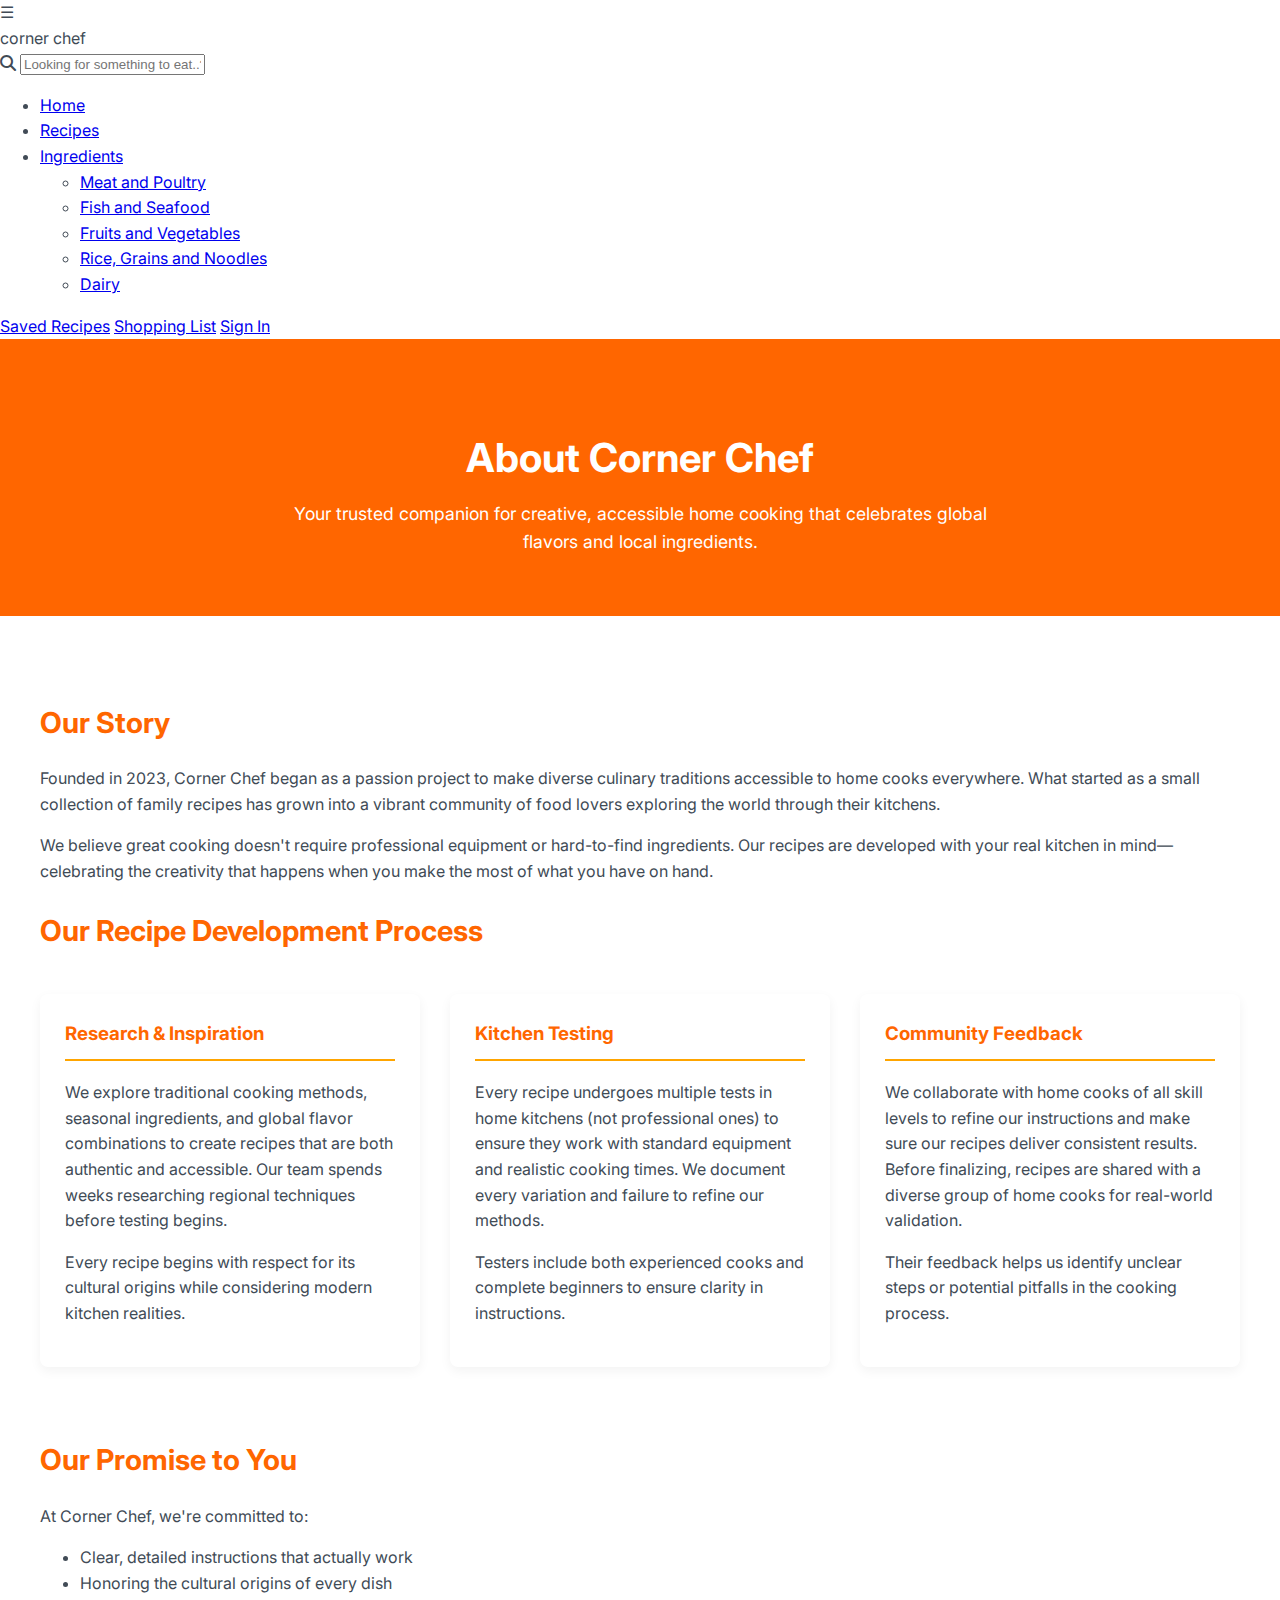
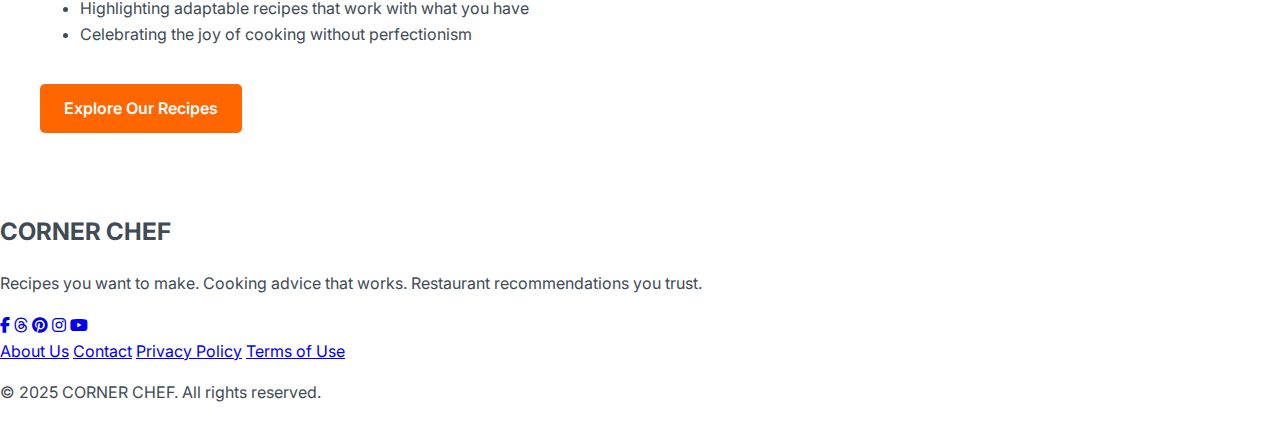
<file: about-us.html>
<!DOCTYPE html>
<html lang="en">
<head>
    <meta charset="UTF-8">
    <meta name="viewport" content="width=device-width, initial-scale=1.0">
    <title>About Corner Chef | Discover Culinary Creativity</title>
    <link href="https://fonts.googleapis.com/css2?family=Inter:wght@300;400;500;600;700;800;900&display=swap" rel="stylesheet">
    <link href="https://cdnjs.cloudflare.com/ajax/libs/font-awesome/6.5.1/css/all.min.css" rel="stylesheet">
    <style>
        :root {
            --clr-orange: #FF6600;
            --clr-orange-light: #FFA500;
            --clr-orange-dark: #cc4b2c;
            --clr-white: #ffffff;
            --clr-gray-light: #f5f5f5;
            --clr-gray-med: #616b74;
            --clr-gray-dark: #414b56;
            --clr-black: #111111;
        }

        body {
            font-family: 'Inter', sans-serif;
            background-color: var(--clr-white);
            color: var(--clr-gray-dark);
            margin: 0;
            line-height: 1.6;
        }

        .container {
            max-width: 1200px;
            margin: 0 auto;
            padding: 0 20px;
        }

        .header {
            background-color: var(--clr-orange);
            color: var(--clr-white);
            padding: 60px 0;
            text-align: center;
        }

        .header h1 {
            font-size: 2.5rem;
            margin-bottom: 10px;
        }

        .header p {
            font-size: 1.1rem;
            max-width: 700px;
            margin: 0 auto;
        }

        .about-section {
            padding: 60px 0;
        }

        .about-section h2 {
            color: var(--clr-orange);
            font-size: 1.8rem;
            margin-bottom: 20px;
        }

        /* Newspaper-style columns */
        .process-columns {
            column-count: 3;
            column-gap: 30px;
            margin: 40px 0;
        }

        .process-card {
            break-inside: avoid;
            background: var(--clr-white);
            padding: 25px;
            border-radius: 8px;
            box-shadow: 0 4px 12px rgba(0,0,0,0.05);
            margin-bottom: 30px;
        }

        .process-card h3 {
            color: var(--clr-orange);
            margin-top: 0;
            border-bottom: 2px solid var(--clr-orange-light);
            padding-bottom: 10px;
        }

        .btn {
            display: inline-block;
            padding: 12px 24px;
            background-color: var(--clr-orange);
            color: var(--clr-white);
            border-radius: 5px;
            text-decoration: none;
            font-weight: 600;
            transition: background-color 0.3s;
            margin-top: 20px;
        }

        .btn:hover {
            background-color: var(--clr-orange-dark);
        }

        @media (max-width: 768px) {
            .process-columns {
                column-count: 1;
            }
        }
    </style>
</head>
<body>
    <div id="header"></div>
    
    <div class="header">
        <div class="container">
            <h1>About Corner Chef</h1>
            <p>Your trusted companion for creative, accessible home cooking that celebrates global flavors and local ingredients.</p>
        </div>
    </div>

    <div class="container about-section">
        <h2>Our Story</h2>
        <p>Founded in 2023, Corner Chef began as a passion project to make diverse culinary traditions accessible to home cooks everywhere. What started as a small collection of family recipes has grown into a vibrant community of food lovers exploring the world through their kitchens.</p>
        
        <p>We believe great cooking doesn't require professional equipment or hard-to-find ingredients. Our recipes are developed with your real kitchen in mind—celebrating the creativity that happens when you make the most of what you have on hand.</p>
        
        <h2>Our Recipe Development Process</h2>
        <div class="process-columns">
            <div class="process-card">
                <h3>Research & Inspiration</h3>
                <p>We explore traditional cooking methods, seasonal ingredients, and global flavor combinations to create recipes that are both authentic and accessible. Our team spends weeks researching regional techniques before testing begins.</p>
                <p>Every recipe begins with respect for its cultural origins while considering modern kitchen realities.</p>
            </div>
            
            <div class="process-card">
                <h3>Kitchen Testing</h3>
                <p>Every recipe undergoes multiple tests in home kitchens (not professional ones) to ensure they work with standard equipment and realistic cooking times. We document every variation and failure to refine our methods.</p>
                <p>Testers include both experienced cooks and complete beginners to ensure clarity in instructions.</p>
            </div>
            
            <div class="process-card">
                <h3>Community Feedback</h3>
                <p>We collaborate with home cooks of all skill levels to refine our instructions and make sure our recipes deliver consistent results. Before finalizing, recipes are shared with a diverse group of home cooks for real-world validation.</p>
                <p>Their feedback helps us identify unclear steps or potential pitfalls in the cooking process.</p>
            </div>
        </div>
        
        <h2>Our Promise to You</h2>
        <p>At Corner Chef, we're committed to:</p>
        <ul>
            <li>Clear, detailed instructions that actually work</li>
            <li>Honoring the cultural origins of every dish</li>
            <li>Highlighting adaptable recipes that work with what you have</li>
            <li>Celebrating the joy of cooking without perfectionism</li>
        </ul>
        
        <a href="recipes.html" class="btn">Explore Our Recipes</a>
    </div>

    <div id="footer"></div>

    <script>
        // Load header and footer
        document.addEventListener('DOMContentLoaded', function() {
            fetch('header.html')
                .then(response => response.text())
                .then(data => {
                    document.getElementById('header').innerHTML = data;
                });
            
            fetch('footer.html')
                .then(response => response.text())
                .then(data => {
                    document.getElementById('footer').innerHTML = data;
                });
        });
    </script>
</body>
</html>
</file>
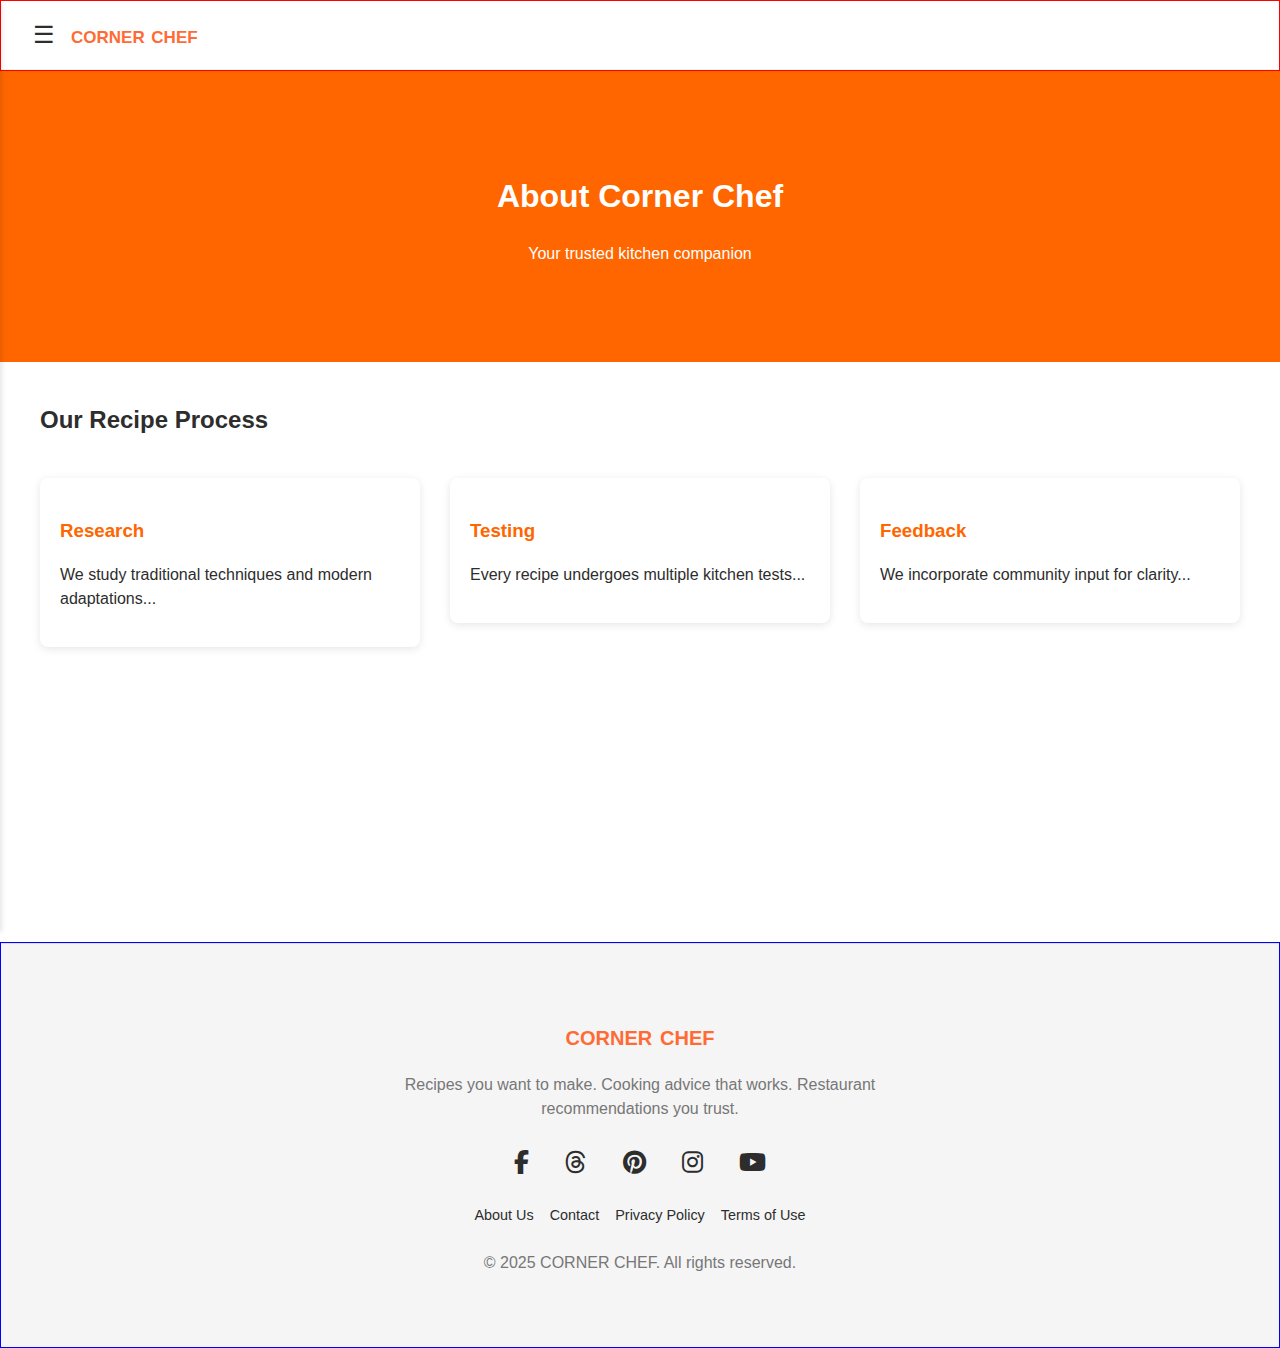
<file: about.html>
<!DOCTYPE html>
<html lang="en">
<head>
    <meta charset="UTF-8">
    <meta name="viewport" content="width=device-width, initial-scale=1.0">
    <title>About Corner Chef</title>
    <link href="https://fonts.googleapis.com/css2?family=Inter:wght@300;400;500;600;700;800;900&display=swap" rel="stylesheet">
    <link href="https://cdnjs.cloudflare.com/ajax/libs/font-awesome/6.5.1/css/all.min.css" rel="stylesheet">
    <link href="css/style.css" rel="stylesheet">
    <style>
        :root {
            --clr-orange: #FF6600;
            --clr-orange-light: #FFA500;
            --clr-orange-dark: #cc4b2c;
            --clr-white: #ffffff;
            --clr-gray-light: #f5f5f5;
            --clr-gray-med: #616b74;
            --clr-gray-dark: #414b56;
            --clr-black: #111111;
        }

        /* Debug borders - can remove after confirmation */
        #header { border: 1px solid red; min-height: 50px; }
        #footer { border: 1px solid blue; min-height: 50px; }

        .about-header {
            background-color: var(--clr-orange);
            color: var(--clr-white);
            padding: 80px 20px;
            text-align: center;
        }

        .process-columns {
            column-count: 3;
            column-gap: 30px;
            margin: 40px 0;
        }

        @media (max-width: 768px) {
            .process-columns {
                column-count: 1;
            }
        }
    </style>
</head>
<body>
    <!-- Header placeholder - will be replaced by main.js -->
    <div id="header"></div>

    <div class="about-header">
        <h1>About Corner Chef</h1>
        <p>Your trusted kitchen companion</p>
    </div>

    <main class="container" style="max-width:1200px; margin:0 auto; padding:20px;">
        <section>
            <h2>Our Recipe Process</h2>
            <div class="process-columns">
                <article style="break-inside:avoid; margin-bottom:30px; padding:20px; background:var(--clr-white); border-radius:8px; box-shadow:0 2px 8px rgba(0,0,0,0.1);">
                    <h3 style="color:var(--clr-orange);">Research</h3>
                    <p>We study traditional techniques and modern adaptations...</p>
                </article>
                <article style="break-inside:avoid; margin-bottom:30px; padding:20px; background:var(--clr-white); border-radius:8px; box-shadow:0 2px 8px rgba(0,0,0,0.1);">
                    <h3 style="color:var(--clr-orange);">Testing</h3>
                    <p>Every recipe undergoes multiple kitchen tests...</p>
                </article>
                <article style="break-inside:avoid; margin-bottom:30px; padding:20px; background:var(--clr-white); border-radius:8px; box-shadow:0 2px 8px rgba(0,0,0,0.1);">
                    <h3 style="color:var(--clr-orange);">Feedback</h3>
                    <p>We incorporate community input for clarity...</p>
                </article>
            </div>
        </section>
    </main>

    <!-- Footer placeholder - will be replaced by main.js -->
    <div id="footer"></div>

    <!-- DEBUG: Add this script temporarily -->
    <script>
        console.log("Debug: About page loaded");
        console.log("Current directory:", window.location.pathname);
    </script>

    <!-- MAIN JS LOADING - THREE OPTIONS -->

    <!-- Option 1: Standard (works if files are in root) -->
    <script src="js/main.js"></script>

    <!-- Option 2: Absolute path (if root-relative fails) -->
    <!-- <script src="/js/main.js"></script> -->

    <!-- Option 3: Fallback with error handling -->
    <script>
        function loadScript(src) {
            return new Promise((resolve, reject) => {
                const script = document.createElement('script');
                script.src = src;
                script.onload = resolve;
                script.onerror = () => reject(new Error(`Failed to load ${src}`));
                document.body.appendChild(script);
            });
        }

        loadScript('js/main.js')
            .catch(err => {
                console.error(err);
                // Fallback to absolute path
                return loadScript('/js/main.js')
                    .catch(() => {
                        console.error("Both relative and absolute paths failed");
                        document.getElementById('header').innerHTML = '<nav style="padding:20px;background:var(--clr-orange);color:white;">Header failed to load</nav>';
                        document.getElementById('footer').innerHTML = '<footer style="padding:20px;background:var(--clr-gray-dark);color:white;">Footer failed to load</footer>';
                    });
            });
    </script>
</body>
</html>
</file>
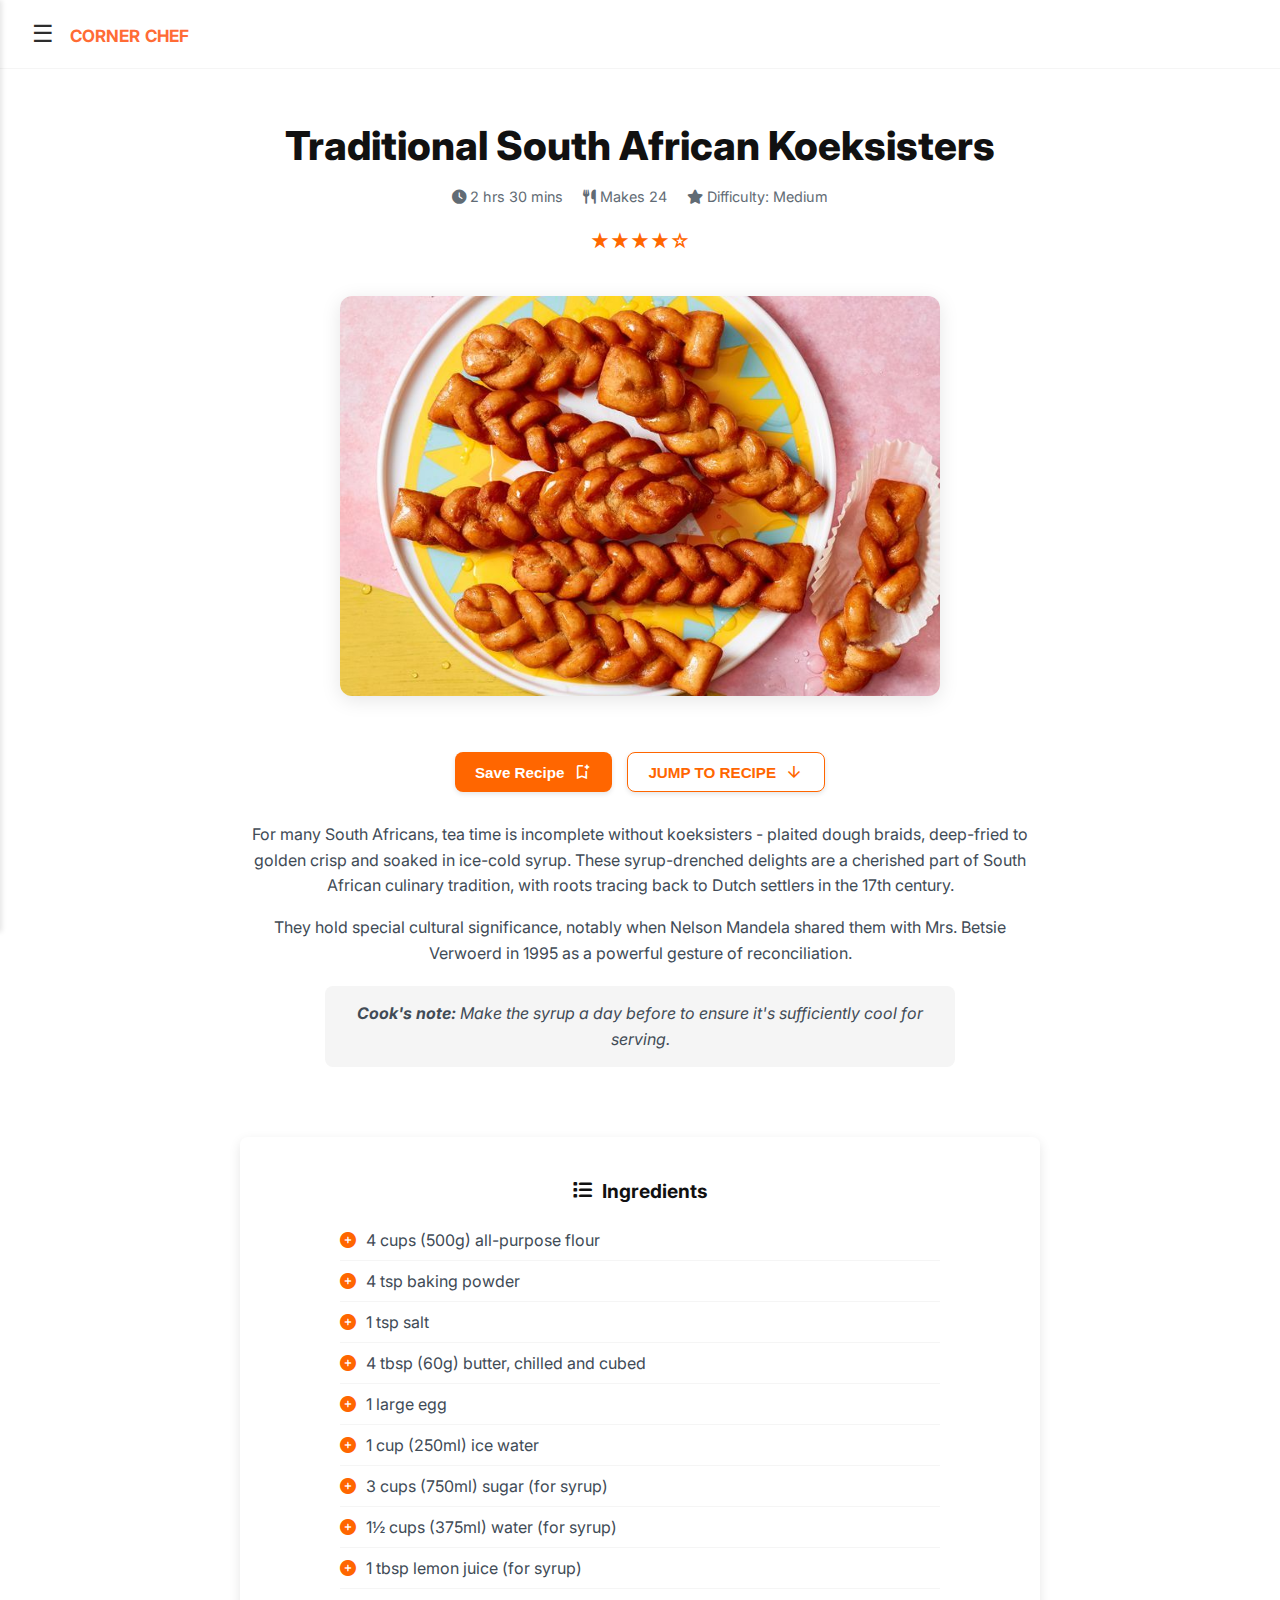
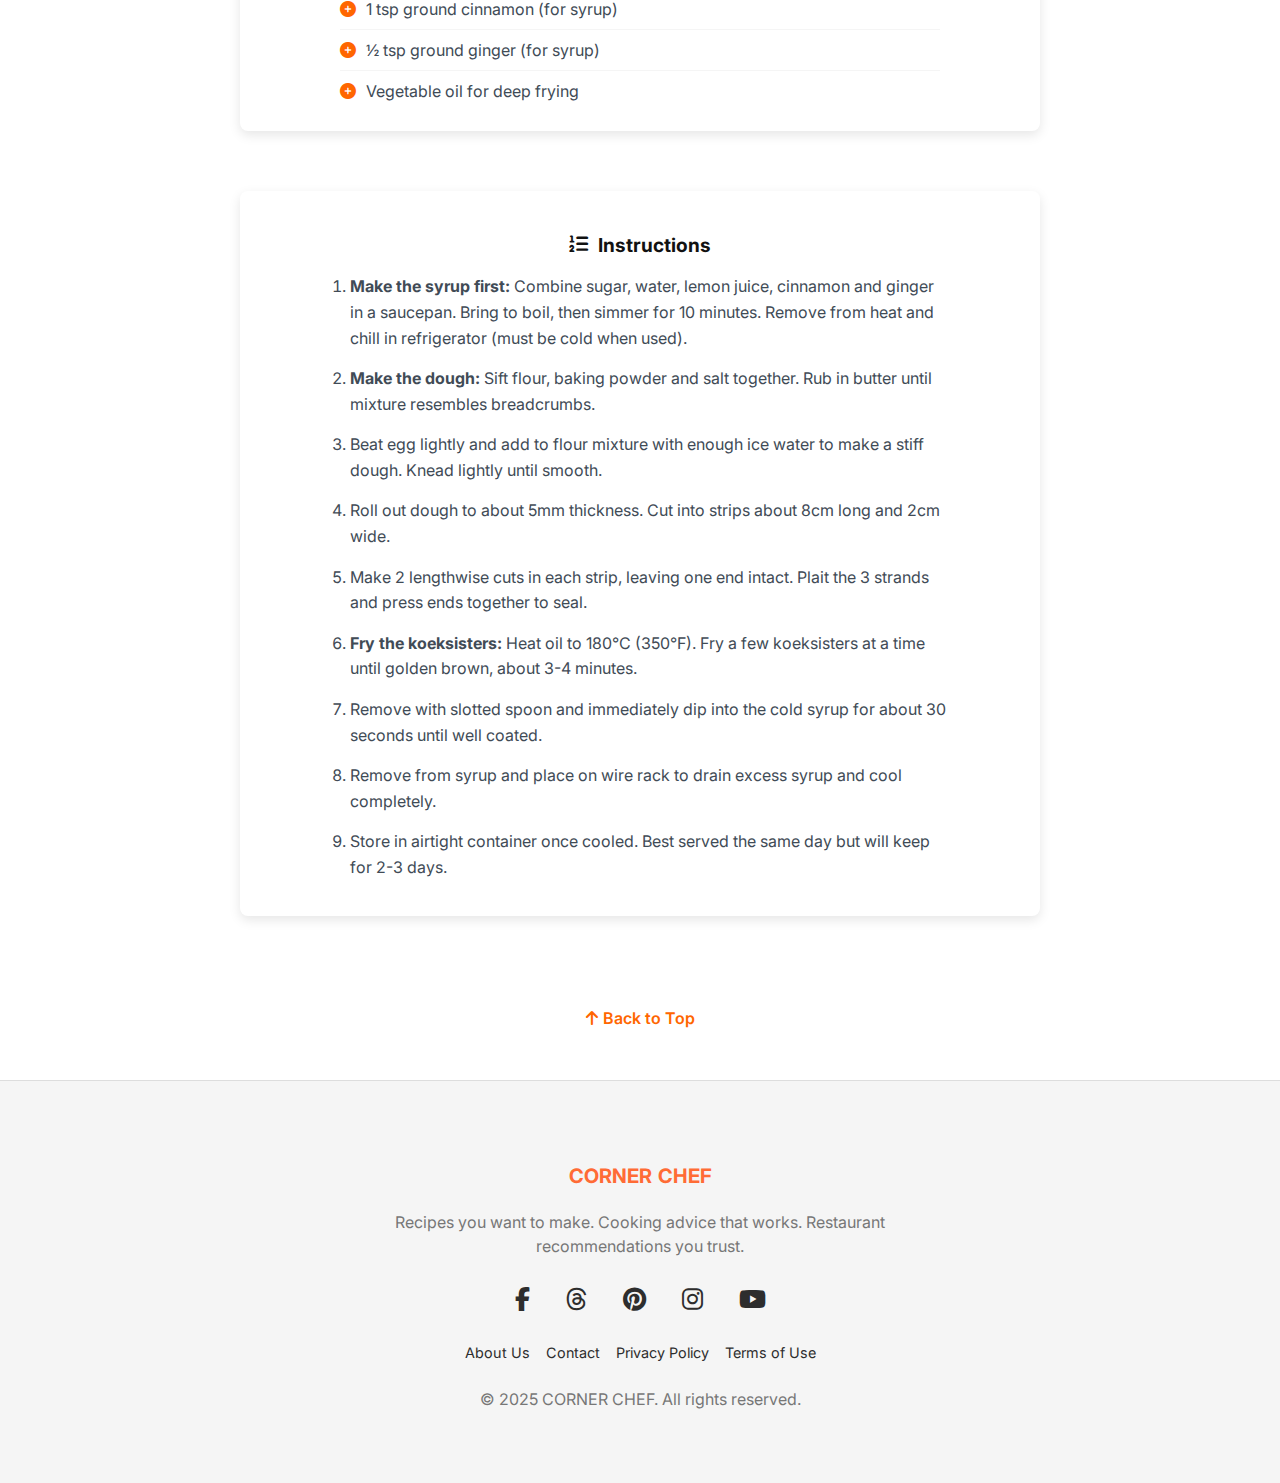
<file: koeksisters.html>
<!DOCTYPE html>
<html lang="en">
<head>
    <meta charset="UTF-8">
    <meta name="viewport" content="width=device-width, initial-scale=1.0">
    <title>Koeksisters Recipe | corner chef</title>
    <link href="https://fonts.googleapis.com/css2?family=Inter:wght@300;400;500;600;700;800;900&display=swap" rel="stylesheet">
    <link href="https://fonts.googleapis.com/css2?family=Material+Symbols+Outlined:opsz,wght,FILL,GRAD@24,400,0,0" rel="stylesheet" />
    <link href="https://cdnjs.cloudflare.com/ajax/libs/font-awesome/6.5.1/css/all.min.css" rel="stylesheet">
    <link href="css/style.css" rel="stylesheet">
    <style>
        :root {
            --clr-orange: #FF6600;
            --clr-orange-light: #FFA500;
            --clr-orange-dark: #cc4b2c;
            --clr-white: #ffffff;
            --clr-gray-light: #f5f5f5;
            --clr-gray-med: #616b74;
            --clr-gray-dark: #414b56;
            --clr-black: #111111;
        }

        /* Base Styles */
        body {
            font-family: 'Inter', sans-serif;
            background-color: var(--clr-white);
            color: var(--clr-gray-dark);
            margin: 0;
            line-height: 1.5;
        }

        .recipe-container {
            max-width: 1200px;
            margin: 0 auto;
            padding: 20px;
        }
        
        /* Header Section */
        .recipe-header {
            text-align: center;
            margin-bottom: 40px;
        }
        
        .recipe-title {
            font-size: 2.5rem;
            font-weight: 800;
            color: var(--clr-black);
            margin-bottom: 10px;
        }
        
        .recipe-meta {
            display: flex;
            justify-content: center;
            gap: 20px;
            margin-bottom: 20px;
            color: var(--clr-gray-med);
            font-size: 0.9rem;
        }
        
        .rating {
            color: var(--clr-orange);
            font-size: 1.2rem;
            margin: 10px 0;
            text-align: center;
        }

        /* Hero Section - Updated Layout */
        .recipe-hero {
            display: flex;
            flex-direction: column;
            gap: 30px;
            margin-bottom: 40px;
        }
        
        .recipe-image {
            width: 100%;
            max-width: 600px;
            margin: 0 auto;
        }
        
        .recipe-image img {
            width: 100%;
            border-radius: 12px;
            box-shadow: 0 4px 20px rgba(0, 0, 0, 0.1);
        }
        
        .recipe-content-wrapper {
            width: 100%;
            max-width: 800px;
            margin: 0 auto;
        }

        /* Action Buttons */
        .recipe-actions {
            display: flex;
            gap: 15px;
            margin: 20px 0 30px;
            justify-content: center;
            flex-wrap: wrap;
        }
        
        .action-btn {
            padding: 10px 20px;
            border-radius: 8px;
            font-weight: 600;
            cursor: pointer;
            transition: all 0.2s ease;
            display: inline-flex;
            align-items: center;
            gap: 8px;
            font-size: 0.95rem;
            height: 40px;
            box-shadow: 0 2px 5px rgba(0,0,0,0.1);
        }
        
        .save-btn {
            background-color: var(--clr-orange);
            color: white;
            border: none;
        }
        
        .save-btn:hover {
            background-color: var(--clr-orange-dark);
            transform: translateY(-2px);
            box-shadow: 0 4px 8px rgba(0,0,0,0.15);
        }
        
        .jump-btn {
            background-color: white;
            color: var(--clr-orange);
            border: 1px solid var(--clr-orange);
        }
        
        .jump-btn:hover {
            background-color: var(--clr-orange-light);
            color: white;
            transform: translateY(-2px);
            box-shadow: 0 4px 8px rgba(0,0,0,0.15);
        }
        
        .material-symbols-outlined {
            font-size: 20px;
            vertical-align: middle;
        }

        /* Recipe Content */
        .recipe-intro {
            margin-bottom: 30px;
            line-height: 1.6;
            text-align: center;
        }
        
        .cooks-note {
            background-color: var(--clr-gray-light);
            padding: 15px;
            border-radius: 8px;
            margin: 20px auto;
            font-style: italic;
            max-width: 600px;
        }
        
        .recipe-content {
            display: flex;
            flex-direction: column;
            gap: 40px;
            max-width: 800px;
            margin: 0 auto;
        }
        
        .detail-card {
            background-color: white;
            border-radius: 8px;
            padding: 20px;
            box-shadow: 0 4px 12px rgba(0,0,0,0.1);
            margin-bottom: 20px;
        }
        
        .detail-title {
            font-size: 1.2rem;
            font-weight: 700;
            margin-bottom: 15px;
            color: var(--clr-black);
            display: flex;
            align-items: center;
            gap: 10px;
            justify-content: center;
        }
        
        .ingredients-list {
            list-style: none;
            padding: 0;
            max-width: 600px;
            margin: 0 auto;
        }
        
        .ingredient-item {
            padding: 8px 0;
            border-bottom: 1px solid var(--clr-gray-light);
            display: flex;
            align-items: center;
            gap: 10px;
        }
        
        .ingredient-item:last-child {
            border-bottom: none;
        }
        
        .add-to-list {
            color: var(--clr-orange);
            cursor: pointer;
            transition: transform 0.2s;
        }
        
        .add-to-list:hover {
            transform: scale(1.2);
        }
        
        .instructions-list {
            list-style-type: decimal;
            padding-left: 20px;
            max-width: 600px;
            margin: 0 auto;
        }
        
        .instructions-list li {
            margin-bottom: 15px;
            line-height: 1.6;
        }
        
        .back-to-top {
            display: block;
            text-align: center;
            margin: 30px 0;
        }
        
        .back-to-top a {
            color: var(--clr-orange);
            text-decoration: none;
            font-weight: 600;
            display: inline-flex;
            align-items: center;
            gap: 5px;
        }

        /* Responsive Styles */
        @media (min-width: 768px) {
            .recipe-hero {
                align-items: center;
            }
            
            .recipe-content-wrapper {
                text-align: center;
            }
            
            .recipe-actions {
                justify-content: center;
            }
        }
    </style>
</head>
<body>
    <div id="header"></div>
    
    <div class="recipe-container">
        <div class="recipe-header">
            <h1 class="recipe-title">Traditional South African Koeksisters</h1>
            <div class="recipe-meta">
                <span><i class="fas fa-clock"></i> 2 hrs 30 mins</span>
                <span><i class="fas fa-utensils"></i> Makes 24</span>
                <span><i class="fas fa-star"></i> Difficulty: Medium</span>
            </div>
            <div class="rating">★★★★☆</div>
        </div>
        
        <div class="recipe-hero">
            <!-- Image at the top -->
            <div class="recipe-image">
                <img src="assets/images/koeksisters.jpg" alt="Koeksisters">
            </div>
            
            <!-- Content below image -->
            <div class="recipe-content-wrapper">
                <!-- Action Buttons -->
                <div class="recipe-actions">
                    <button class="action-btn save-btn" id="saveRecipe">
                        <span id="saveText">Save Recipe</span>
                        <span class="material-symbols-outlined" id="bookmarkIcon">bookmark_add</span>
                    </button>
                    <button class="action-btn jump-btn" onclick="document.getElementById('ingredients').scrollIntoView({behavior: 'smooth'})">
                        <span>JUMP TO RECIPE</span>
                        <span class="material-symbols-outlined">arrow_downward</span>
                    </button>
                </div>
                
                <!-- Recipe Intro Content -->
                <div class="recipe-intro">
                    <p>For many South Africans, tea time is incomplete without koeksisters - plaited dough braids, deep-fried to golden crisp and soaked in ice-cold syrup. These syrup-drenched delights are a cherished part of South African culinary tradition, with roots tracing back to Dutch settlers in the 17th century.</p>
                    
                    <p>They hold special cultural significance, notably when Nelson Mandela shared them with Mrs. Betsie Verwoerd in 1995 as a powerful gesture of reconciliation.</p>
                    
                    <div class="cooks-note">
                        <strong>Cook's note:</strong> Make the syrup a day before to ensure it's sufficiently cool for serving.
                    </div>
                </div>
            </div>
        </div>
        
        <!-- Recipe Content -->
        <div class="recipe-content">
            <div class="detail-card" id="ingredients">
                <h3 class="detail-title"><i class="fas fa-list"></i> Ingredients</h3>
                <ul class="ingredients-list" id="ingredientsList">
                    <li class="ingredient-item">
                        <span class="add-to-list" data-ingredient="Flour" data-amount="4" data-unit="cups"><i class="fas fa-plus-circle"></i></span>
                        <span>4 cups (500g) all-purpose flour</span>
                    </li>
                    <li class="ingredient-item">
                        <span class="add-to-list" data-ingredient="Baking powder" data-amount="4" data-unit="tsp"><i class="fas fa-plus-circle"></i></span>
                        <span>4 tsp baking powder</span>
                    </li>
                    <li class="ingredient-item">
                        <span class="add-to-list" data-ingredient="Salt" data-amount="1" data-unit="tsp"><i class="fas fa-plus-circle"></i></span>
                        <span>1 tsp salt</span>
                    </li>
                    <li class="ingredient-item">
                        <span class="add-to-list" data-ingredient="Butter" data-amount="4" data-unit="tbsp"><i class="fas fa-plus-circle"></i></span>
                        <span>4 tbsp (60g) butter, chilled and cubed</span>
                    </li>
                    <li class="ingredient-item">
                        <span class="add-to-list" data-ingredient="Egg" data-amount="1" data-unit=""><i class="fas fa-plus-circle"></i></span>
                        <span>1 large egg</span>
                    </li>
                    <li class="ingredient-item">
                        <span class="add-to-list" data-ingredient="Water" data-amount="1" data-unit="cup"><i class="fas fa-plus-circle"></i></span>
                        <span>1 cup (250ml) ice water</span>
                    </li>
                    <li class="ingredient-item">
                        <span class="add-to-list" data-ingredient="Sugar" data-amount="3" data-unit="cups"><i class="fas fa-plus-circle"></i></span>
                        <span>3 cups (750ml) sugar (for syrup)</span>
                    </li>
                    <li class="ingredient-item">
                        <span class="add-to-list" data-ingredient="Water" data-amount="1.5" data-unit="cups"><i class="fas fa-plus-circle"></i></span>
                        <span>1½ cups (375ml) water (for syrup)</span>
                    </li>
                    <li class="ingredient-item">
                        <span class="add-to-list" data-ingredient="Lemon juice" data-amount="1" data-unit="tbsp"><i class="fas fa-plus-circle"></i></span>
                        <span>1 tbsp lemon juice (for syrup)</span>
                    </li>
                    <li class="ingredient-item">
                        <span class="add-to-list" data-ingredient="Cinnamon" data-amount="1" data-unit="tsp"><i class="fas fa-plus-circle"></i></span>
                        <span>1 tsp ground cinnamon (for syrup)</span>
                    </li>
                    <li class="ingredient-item">
                        <span class="add-to-list" data-ingredient="Ginger" data-amount="0.5" data-unit="tsp"><i class="fas fa-plus-circle"></i></span>
                        <span>½ tsp ground ginger (for syrup)</span>
                    </li>
                    <li class="ingredient-item">
                        <span class="add-to-list" data-ingredient="Oil" data-amount="" data-unit="for frying"><i class="fas fa-plus-circle"></i></span>
                        <span>Vegetable oil for deep frying</span>
                    </li>
                </ul>
            </div>
            
            <div class="detail-card" id="instructions">
                <h3 class="detail-title"><i class="fas fa-list-ol"></i> Instructions</h3>
                <ol class="instructions-list">
                    <li><strong>Make the syrup first:</strong> Combine sugar, water, lemon juice, cinnamon and ginger in a saucepan. Bring to boil, then simmer for 10 minutes. Remove from heat and chill in refrigerator (must be cold when used).</li>
                    <li><strong>Make the dough:</strong> Sift flour, baking powder and salt together. Rub in butter until mixture resembles breadcrumbs.</li>
                    <li>Beat egg lightly and add to flour mixture with enough ice water to make a stiff dough. Knead lightly until smooth.</li>
                    <li>Roll out dough to about 5mm thickness. Cut into strips about 8cm long and 2cm wide.</li>
                    <li>Make 2 lengthwise cuts in each strip, leaving one end intact. Plait the 3 strands and press ends together to seal.</li>
                    <li><strong>Fry the koeksisters:</strong> Heat oil to 180°C (350°F). Fry a few koeksisters at a time until golden brown, about 3-4 minutes.</li>
                    <li>Remove with slotted spoon and immediately dip into the cold syrup for about 30 seconds until well coated.</li>
                    <li>Remove from syrup and place on wire rack to drain excess syrup and cool completely.</li>
                    <li>Store in airtight container once cooled. Best served the same day but will keep for 2-3 days.</li>
                </ol>
            </div>
            
            <div class="back-to-top">
                <a href="#"><i class="fas fa-arrow-up"></i> Back to Top</a>
            </div>
        </div>
    </div>
    
    <div id="footer"></div>
    
    <script src="js/main.js"></script>
    <script>
        // Shopping List Functionality
        document.querySelectorAll('.add-to-list').forEach(button => {
            button.addEventListener('click', function() {
                const ingredient = this.getAttribute('data-ingredient');
                const amount = this.getAttribute('data-amount');
                const unit = this.getAttribute('data-unit');
                
                let shoppingList = JSON.parse(localStorage.getItem('shoppingList')) || [];
                
                const existingItem = shoppingList.find(item => 
                    item.ingredient === ingredient && item.recipe === 'Koeksisters');
                
                if (existingItem) {
                    existingItem.amount = (parseFloat(existingItem.amount) + parseFloat(amount)).toString();
                } else {
                    shoppingList.push({
                        ingredient: ingredient,
                        amount: amount,
                        unit: unit,
                        recipe: 'Koeksisters',
                        checked: false
                    });
                }
                
                localStorage.setItem('shoppingList', JSON.stringify(shoppingList));
                
                this.innerHTML = '<i class="fas fa-check"></i>';
                this.style.color = 'green';
                setTimeout(() => {
                    this.innerHTML = '<i class="fas fa-plus-circle"></i>';
                    this.style.color = 'var(--clr-orange)';
                }, 1000);
            });
        });
        
        // Save Recipe Functionality
        document.getElementById('saveRecipe').addEventListener('click', function() {
            let savedRecipes = JSON.parse(localStorage.getItem('savedRecipes')) || [];
            const bookmarkIcon = document.getElementById('bookmarkIcon');
            const saveText = document.getElementById('saveText');
            
            const isSaved = savedRecipes.some(recipe => recipe.id === 'koeksisters');
            
            if (isSaved) {
                savedRecipes = savedRecipes.filter(recipe => recipe.id !== 'koeksisters');
                bookmarkIcon.textContent = 'bookmark_add';
                saveText.textContent = 'Save Recipe';
            } else {
                savedRecipes.push({
                    id: 'koeksisters',
                    title: 'Traditional South African Koeksisters',
                    image: 'assets/images/koeksisters.jpg',
                    savedAt: new Date().toISOString()
                });
                bookmarkIcon.textContent = 'bookmark_added';
                saveText.textContent = 'Saved';
            }
            
            localStorage.setItem('savedRecipes', JSON.stringify(savedRecipes));
        });
        
        // Check if recipe is already saved on page load
        document.addEventListener('DOMContentLoaded', function() {
            const savedRecipes = JSON.parse(localStorage.getItem('savedRecipes')) || [];
            const isSaved = savedRecipes.some(recipe => recipe.id === 'koeksisters');
            
            if (isSaved) {
                document.getElementById('bookmarkIcon').textContent = 'bookmark_added';
                document.getElementById('saveText').textContent = 'Saved';
            }
        });
    </script>
</body>
</html>
</file>
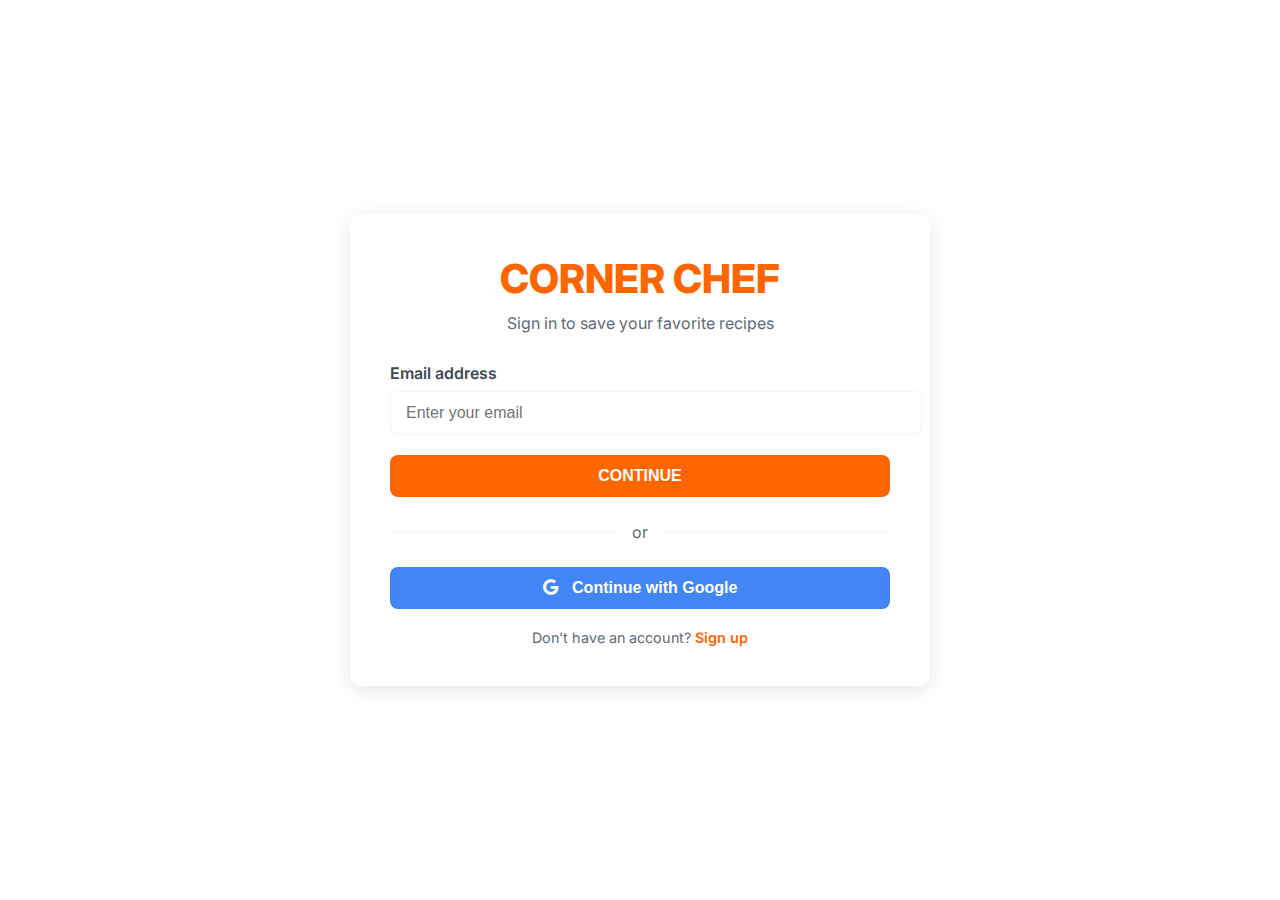
<file: login.html>
<!DOCTYPE html>
<html lang="en">
<head>
    <meta charset="UTF-8">
    <meta name="viewport" content="width=device-width, initial-scale=1.0">
    <title>CORNER CHEF | Sign In</title>
    <link href="https://fonts.googleapis.com/css2?family=Inter:wght@300;400;500;600;700;800;900&display=swap" rel="stylesheet">
    <link href="https://cdnjs.cloudflare.com/ajax/libs/font-awesome/6.5.1/css/all.min.css" rel="stylesheet">
    <style>
        :root {
            --clr-orange: #FF6600;
            --clr-orange-light: #FFA500;
            --clr-orange-dark: #cc4b2c;
            --clr-white: #ffffff;
            --clr-gray-light: #f5f5f5;
            --clr-gray-med: #616b74;
            --clr-gray-dark: #414b56;
            --clr-black: #111111;
        }

        body {
            font-family: 'Inter', sans-serif;
            background-color: var(--clr-white);
            color: var(--clr-gray-dark);
            margin: 0;
            display: flex;
            justify-content: center;
            align-items: center;
            min-height: 100vh;
        }

        .login-container {
            max-width: 500px;
            width: 90%;
            padding: 40px;
            background-color: var(--clr-white);
            border-radius: 12px;
            box-shadow: 0 4px 20px rgba(0, 0, 0, 0.1);
            text-align: center;
        }

        .logo {
            color: var(--clr-orange);
            font-size: 2.5rem;
            font-weight: 800;
            margin-bottom: 10px;
        }

        .subheading {
            color: var(--clr-gray-med);
            margin-bottom: 30px;
            font-size: 1rem;
        }

        .form-group {
            margin-bottom: 20px;
            text-align: left;
        }

        .form-group label {
            display: block;
            margin-bottom: 8px;
            font-weight: 600;
            color: var(--clr-gray-dark);
        }

        .form-group input {
            width: 100%;
            padding: 12px 15px;
            border: 1px solid var(--clr-gray-light);
            border-radius: 8px;
            font-size: 1rem;
            transition: border-color 0.3s;
        }

        .form-group input:focus {
            outline: none;
            border-color: var(--clr-orange);
        }

        .btn {
            display: inline-block;
            padding: 12px 24px;
            border-radius: 8px;
            font-weight: 600;
            text-decoration: none;
            transition: all 0.3s ease;
            cursor: pointer;
            border: none;
            font-size: 1rem;
            width: 100%;
        }

        .btn-primary {
            background-color: var(--clr-orange);
            color: var(--clr-white);
        }

        .btn-primary:hover {
            background-color: var(--clr-orange-dark);
        }

        .divider {
            display: flex;
            align-items: center;
            margin: 25px 0;
            color: var(--clr-gray-med);
        }

        .divider::before, .divider::after {
            content: "";
            flex: 1;
            border-bottom: 1px solid var(--clr-gray-light);
        }

        .divider::before {
            margin-right: 15px;
        }

        .divider::after {
            margin-left: 15px;
        }

        .footer-text {
            margin-top: 20px;
            font-size: 0.9rem;
            color: var(--clr-gray-med);
        }

        .footer-text a {
            color: var(--clr-orange);
            text-decoration: none;
            font-weight: 600;
        }

        .error-message {
            color: #e74c3c;
            font-size: 0.9rem;
            margin-top: 5px;
            display: none;
        }

        .password-container {
            position: relative;
        }

        .toggle-password {
            position: absolute;
            right: 15px;
            top: 50%;
            transform: translateY(-50%);
            cursor: pointer;
            color: var(--clr-gray-med);
        }

        @media (max-width: 600px) {
            .login-container {
                padding: 30px 20px;
            }
        }
    </style>
</head>
<body>
    <div class="login-container">
        <div class="logo">CORNER CHEF</div>
        <div class="subheading">Sign in to save your favorite recipes</div>
        
        <form id="loginForm">
            <div class="form-group">
                <label for="email">Email address</label>
                <input type="email" id="email" placeholder="Enter your email" required>
            </div>
            
            <div class="form-group password-container" id="passwordGroup" style="display: none;">
                <label for="password">Password</label>
                <input type="password" id="password" placeholder="Enter your password" required>
                <span class="toggle-password" id="togglePassword">
                    <i class="fas fa-eye"></i>
                </span>
                <div class="error-message" id="passwordError">Incorrect password. Please try again.</div>
            </div>
            
            <button type="button" class="btn btn-primary" id="continueBtn">CONTINUE</button>
            
            <div class="divider">or</div>
            
            <button type="button" class="btn btn-primary" style="background-color: #4285F4;">
                <i class="fab fa-google" style="margin-right: 10px;"></i> Continue with Google
            </button>
            
            <div class="footer-text">
                Don't have an account? <a href="#" id="registerLink">Sign up</a>
            </div>
        </form>
    </div>

    <script>
        document.addEventListener('DOMContentLoaded', function() {
            const emailInput = document.getElementById('email');
            const passwordGroup = document.getElementById('passwordGroup');
            const passwordInput = document.getElementById('password');
            const continueBtn = document.getElementById('continueBtn');
            const passwordError = document.getElementById('passwordError');
            const togglePassword = document.getElementById('togglePassword');
            const registerLink = document.getElementById('registerLink');
            
            let isPasswordStage = false;
            const validEmail = "thisisafake@gmail.com";
            const validPassword = "notreal";
            
            // Toggle password visibility
            togglePassword.addEventListener('click', function() {
                const type = passwordInput.getAttribute('type') === 'password' ? 'text' : 'password';
                passwordInput.setAttribute('type', type);
                this.innerHTML = type === 'password' ? '<i class="fas fa-eye"></i>' : '<i class="fas fa-eye-slash"></i>';
            });
            
            // Continue button handler
            continueBtn.addEventListener('click', function() {
                if (!isPasswordStage) {
                    // Email stage
                    if (emailInput.value.trim() === validEmail) {
                        passwordGroup.style.display = 'block';
                        continueBtn.textContent = 'SIGN IN';
                        isPasswordStage = true;
                        passwordError.style.display = 'none';
                    } else if (emailInput.value.trim()) {
                        // Redirect to registration with email as parameter
                        window.location.href = "register.html?email=" + encodeURIComponent(emailInput.value.trim());
                    }
                } else {
                    // Password stage
                    if (passwordInput.value === validPassword) {
                        // Fake successful login - in a real app this would redirect
                        alert('Successfully signed in! (This is a demo)');
                        
                        // Simulate changing the navigation to "Sign Out"
                        if (window.opener) {
                            window.opener.postMessage({action: 'loginSuccess'}, '*');
                        }
                        
                        // Close the window after a short delay
                        setTimeout(() => {
                            window.close();
                        }, 1000);
                    } else {
                        passwordError.style.display = 'block';
                    }
                }
            });
            
            // Register link handler
            registerLink.addEventListener('click', function(e) {
                e.preventDefault();
                window.location.href = "register.html";
            });
            
            // Handle Enter key
            document.addEventListener('keypress', function(e) {
                if (e.key === 'Enter') {
                    continueBtn.click();
                }
            });
            
            // Check if email was passed for registration
            const urlParams = new URLSearchParams(window.location.search);
            const registerEmail = urlParams.get('email');
            if (registerEmail) {
                emailInput.value = registerEmail;
            }
        });
        
        // This would be in your main site's JavaScript to handle the login state
        window.addEventListener('message', function(e) {
            if (e.data.action === 'loginSuccess') {
                // Change your navigation from "Sign In" to "Sign Out"
                const signInLink = document.querySelector('.sign-in-link');
                if (signInLink) {
                    signInLink.textContent = 'Sign Out';
                    signInLink.href = '#';
                    signInLink.onclick = function() {
                        // Handle sign out logic
                        alert('Signed out (demo)');
                        this.textContent = 'Sign In';
                        return false;
                    };
                }
            }
        }, false);
    </script>
</body>
</html>
</file>
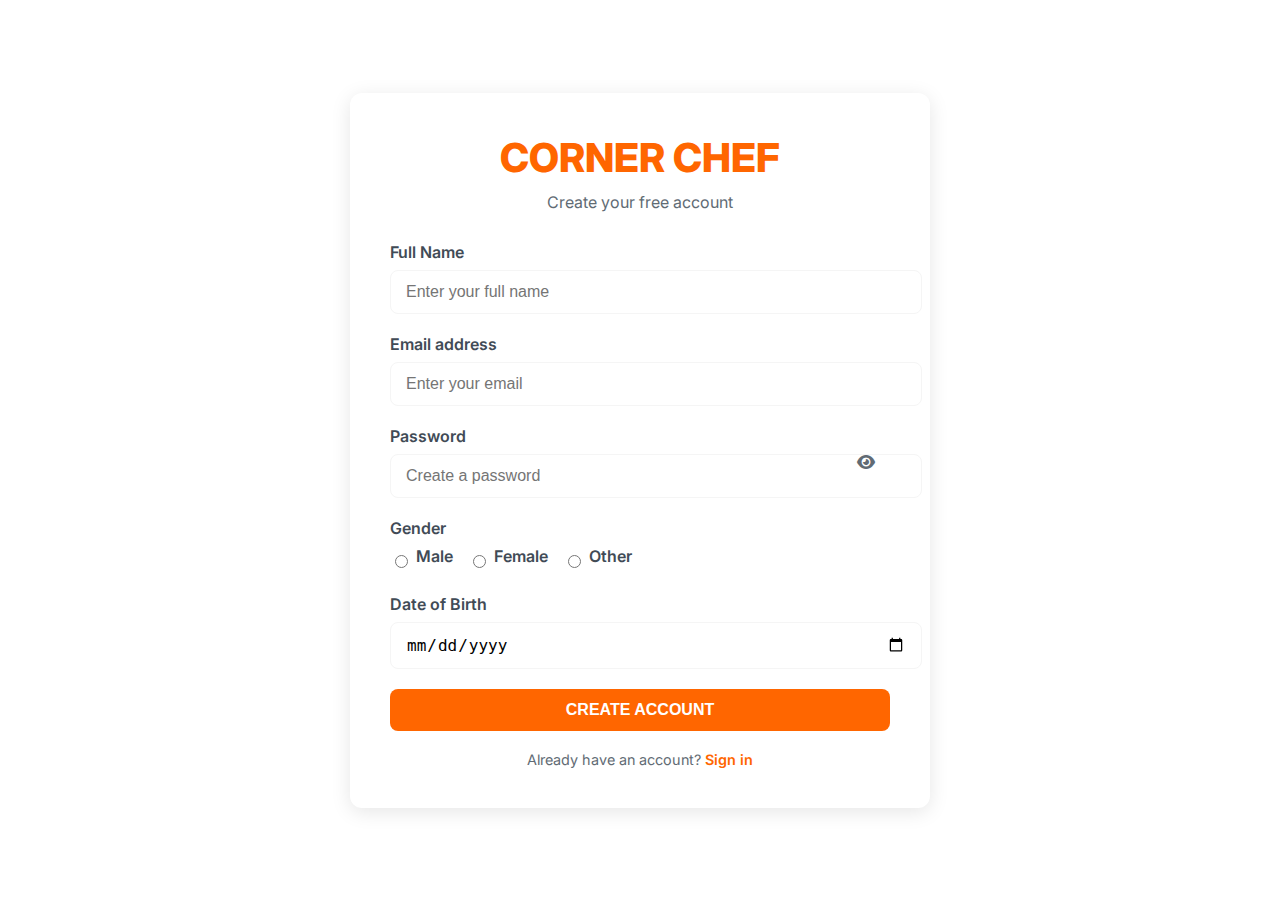
<file: register.html>
<!DOCTYPE html>
<html lang="en">
<head>
    <meta charset="UTF-8">
    <meta name="viewport" content="width=device-width, initial-scale=1.0">
    <title>CORNER CHEF | Register</title>
    <link href="https://fonts.googleapis.com/css2?family=Inter:wght@300;400;500;600;700;800;900&display=swap" rel="stylesheet">
    <link href="https://cdnjs.cloudflare.com/ajax/libs/font-awesome/6.5.1/css/all.min.css" rel="stylesheet">
    <style>
        :root {
            --clr-orange: #FF6600;
            --clr-orange-light: #FFA500;
            --clr-orange-dark: #cc4b2c;
            --clr-white: #ffffff;
            --clr-gray-light: #f5f5f5;
            --clr-gray-med: #616b74;
            --clr-gray-dark: #414b56;
            --clr-black: #111111;
        }

        body {
            font-family: 'Inter', sans-serif;
            background-color: var(--clr-white);
            color: var(--clr-gray-dark);
            margin: 0;
            display: flex;
            justify-content: center;
            align-items: center;
            min-height: 100vh;
        }

        .register-container {
            max-width: 500px;
            width: 90%;
            padding: 40px;
            background-color: var(--clr-white);
            border-radius: 12px;
            box-shadow: 0 4px 20px rgba(0, 0, 0, 0.1);
            text-align: center;
        }

        .logo {
            color: var(--clr-orange);
            font-size: 2.5rem;
            font-weight: 800;
            margin-bottom: 10px;
        }

        .subheading {
            color: var(--clr-gray-med);
            margin-bottom: 30px;
            font-size: 1rem;
        }

        .form-group {
            margin-bottom: 20px;
            text-align: left;
        }

        .form-group label {
            display: block;
            margin-bottom: 8px;
            font-weight: 600;
            color: var(--clr-gray-dark);
        }

        .form-group input {
            width: 100%;
            padding: 12px 15px;
            border: 1px solid var(--clr-gray-light);
            border-radius: 8px;
            font-size: 1rem;
            transition: border-color 0.3s;
        }

        .form-group input:focus {
            outline: none;
            border-color: var(--clr-orange);
        }

        .btn {
            display: inline-block;
            padding: 12px 24px;
            border-radius: 8px;
            font-weight: 600;
            text-decoration: none;
            transition: all 0.3s ease;
            cursor: pointer;
            border: none;
            font-size: 1rem;
            width: 100%;
        }

        .btn-primary {
            background-color: var(--clr-orange);
            color: var(--clr-white);
        }

        .btn-primary:hover {
            background-color: var(--clr-orange-dark);
        }

        .footer-text {
            margin-top: 20px;
            font-size: 0.9rem;
            color: var(--clr-gray-med);
        }

        .footer-text a {
            color: var(--clr-orange);
            text-decoration: none;
            font-weight: 600;
        }

        .password-container {
            position: relative;
        }

        .toggle-password {
            position: absolute;
            right: 15px;
            top: 50%;
            transform: translateY(-50%);
            cursor: pointer;
            color: var(--clr-gray-med);
        }

        .radio-group {
            display: flex;
            gap: 15px;
            margin-top: 8px;
        }

        .radio-option {
            display: flex;
            align-items: center;
            gap: 5px;
        }

        @media (max-width: 600px) {
            .register-container {
                padding: 30px 20px;
            }
        }
    </style>
</head>
<body>
    <div class="register-container">
        <div class="logo">CORNER CHEF</div>
        <div class="subheading">Create your free account</div>
        
        <form id="registerForm">
            <div class="form-group">
                <label for="fullName">Full Name</label>
                <input type="text" id="fullName" placeholder="Enter your full name" required>
            </div>
            
            <div class="form-group">
                <label for="regEmail">Email address</label>
                <input type="email" id="regEmail" placeholder="Enter your email" required>
            </div>
            
            <div class="form-group password-container">
                <label for="regPassword">Password</label>
                <input type="password" id="regPassword" placeholder="Create a password" required>
                <span class="toggle-password" id="toggleRegPassword">
                    <i class="fas fa-eye"></i>
                </span>
            </div>
            
            <div class="form-group">
                <label>Gender</label>
                <div class="radio-group">
                    <div class="radio-option">
                        <input type="radio" id="male" name="gender" value="male">
                        <label for="male">Male</label>
                    </div>
                    <div class="radio-option">
                        <input type="radio" id="female" name="gender" value="female">
                        <label for="female">Female</label>
                    </div>
                    <div class="radio-option">
                        <input type="radio" id="other" name="gender" value="other">
                        <label for="other">Other</label>
                    </div>
                </div>
            </div>
            
            <div class="form-group">
                <label for="dob">Date of Birth</label>
                <input type="date" id="dob" required>
            </div>
            
            <button type="button" class="btn btn-primary" id="registerBtn">CREATE ACCOUNT</button>
            
            <div class="footer-text">
                Already have an account? <a href="login.html">Sign in</a>
            </div>
        </form>
    </div>

    <script>
        document.addEventListener('DOMContentLoaded', function() {
            const toggleRegPassword = document.getElementById('toggleRegPassword');
            const regPasswordInput = document.getElementById('regPassword');
            const registerBtn = document.getElementById('registerBtn');
            const regEmailInput = document.getElementById('regEmail');
            
            // Toggle password visibility
            toggleRegPassword.addEventListener('click', function() {
                const type = regPasswordInput.getAttribute('type') === 'password' ? 'text' : 'password';
                regPasswordInput.setAttribute('type', type);
                this.innerHTML = type === 'password' ? '<i class="fas fa-eye"></i>' : '<i class="fas fa-eye-slash"></i>';
            });
            
            // Check if email was passed from login page
            const urlParams = new URLSearchParams(window.location.search);
            const registerEmail = urlParams.get('email');
            if (registerEmail) {
                regEmailInput.value = registerEmail;
            }
            
            // Register button handler
            registerBtn.addEventListener('click', function() {
                // Simple validation
                if (document.getElementById('fullName').value.trim() && 
                    regEmailInput.value.trim() && 
                    regPasswordInput.value &&
                    document.querySelector('input[name="gender"]:checked') &&
                    document.getElementById('dob').value) {
                    
                    // Fake successful registration
                    alert('Account created successfully! (This is a demo)');
                    
                    // Redirect back to login
                    window.location.href = "login.html";
                } else {
                    alert('Please fill in all fields');
                }
            });
            
            // Handle Enter key
            document.addEventListener('keypress', function(e) {
                if (e.key === 'Enter') {
                    registerBtn.click();
                }
            });
        });
    </script>
</body>
</html>
</file>
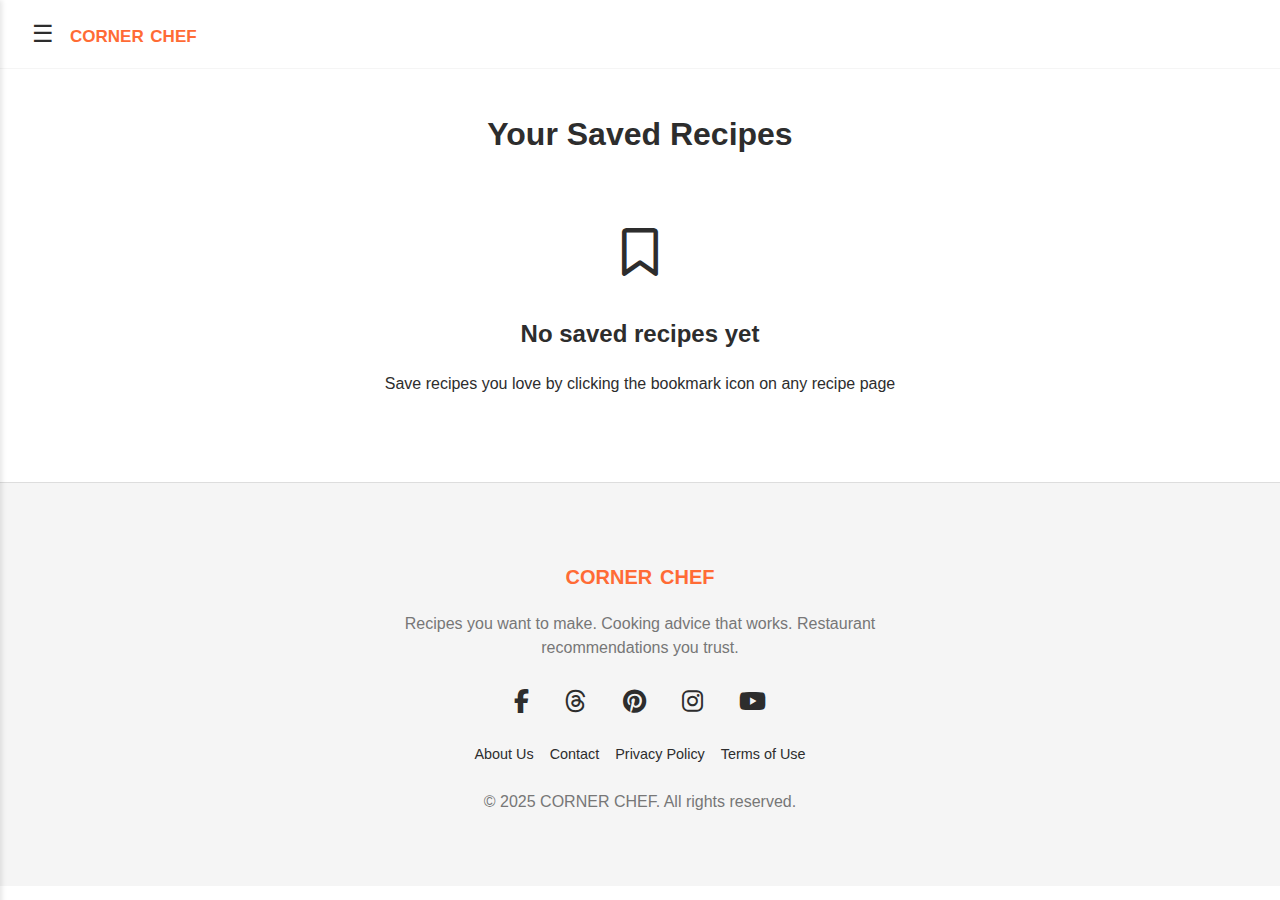
<file: saved-recipes.html>
<!DOCTYPE html>
<html lang="en">
<head>
    <meta charset="UTF-8">
    <meta name="viewport" content="width=device-width, initial-scale=1.0">
    <title>Saved Recipes | corner chef</title>
    <link href="https://fonts.googleapis.com/css2?family=Inter:wght@300;400;500;600;700;800;900&display=swap" rel="stylesheet">
    <link href="https://cdnjs.cloudflare.com/ajax/libs/font-awesome/6.5.1/css/all.min.css" rel="stylesheet">
    <link href="css/style.css" rel="stylesheet">
    <style>
        .saved-recipes-container {
            max-width: 1200px;
            margin: 0 auto;
            padding: 20px;
        }
        
        .page-title {
            font-size: 2rem;
            font-weight: 800;
            color: var(--clr-black);
            margin-bottom: 20px;
            text-align: center;
        }
        
        .recipes-grid {
            display: grid;
            grid-template-columns: repeat(auto-fill, minmax(300px, 1fr));
            gap: 30px;
            margin-top: 30px;
        }
        
        .recipe-card {
            background: white;
            border-radius: 8px;
            overflow: hidden;
            box-shadow: 0 4px 12px rgba(0,0,0,0.1);
            transition: transform 0.3s;
        }
        
        .recipe-card:hover {
            transform: translateY(-5px);
        }
        
        .recipe-image {
            width: 100%;
            height: 200px;
            object-fit: cover;
        }
        
        .recipe-info {
            padding: 15px;
        }
        
        .recipe-title {
            font-size: 1.2rem;
            font-weight: 700;
            margin-bottom: 10px;
            color: var(--clr-black);
        }
        
        .saved-date {
            font-size: 0.8rem;
            color: var(--clr-gray-med);
            margin-bottom: 15px;
        }
        
        .recipe-actions {
            display: flex;
            justify-content: space-between;
        }
        
        .action-btn {
            padding: 6px 12px;
            border-radius: 20px;
            font-weight: 600;
            cursor: pointer;
            transition: all 0.2s;
            font-size: 0.9rem;
        }
        
        .view-btn {
            background-color: var(--clr-orange);
            color: white;
            border: none;
            text-decoration: none;
        }
        
        .remove-btn {
            background-color: white;
            color: var(--clr-orange);
            border: 1px solid var(--clr-orange);
        }
        
        .empty-state {
            text-align: center;
            padding: 50px 20px;
            color: var(--clr-gray-med);
        }
        
        .empty-state i {
            font-size: 3rem;
            margin-bottom: 20px;
            color: var(--clr-gray-light);
        }
    </style>
</head>
<body>
    <div id="header"></div>
    
    <div class="saved-recipes-container">
        <h1 class="page-title">Your Saved Recipes</h1>
        
        <div id="savedRecipesList" class="recipes-grid">
            <!-- Recipes will be loaded here dynamically -->
        </div>
        
        <div id="emptyState" class="empty-state" style="display: none;">
            <i class="far fa-bookmark"></i>
            <h2>No saved recipes yet</h2>
            <p>Save recipes you love by clicking the bookmark icon on any recipe page</p>
        </div>
    </div>
    
    <div id="footer"></div>
    
    <script src="js/main.js"></script>
    <script>
        document.addEventListener('DOMContentLoaded', function() {
            const savedRecipes = JSON.parse(localStorage.getItem('savedRecipes')) || [];
            const container = document.getElementById('savedRecipesList');
            const emptyState = document.getElementById('emptyState');
            
            if (savedRecipes.length === 0) {
                emptyState.style.display = 'block';
                container.style.display = 'none';
            } else {
                emptyState.style.display = 'none';
                container.style.display = 'grid';
                
                container.innerHTML = savedRecipes.map(recipe => `
                    <div class="recipe-card">
                        <img src="${recipe.image}" alt="${recipe.title}" class="recipe-image">
                        <div class="recipe-info">
                            <h3 class="recipe-title">${recipe.title}</h3>
                            <div class="saved-date">Saved on ${new Date(recipe.savedAt).toLocaleDateString()}</div>
                            <div class="recipe-actions">
                                <a href="${recipe.id}.html" class="action-btn view-btn">View Recipe</a>
                                <button class="action-btn remove-btn" data-id="${recipe.id}">Remove</button>
                            </div>
                        </div>
                    </div>
                `).join('');
                
                // Add event listeners to remove buttons
                document.querySelectorAll('.remove-btn').forEach(button => {
                    button.addEventListener('click', function() {
                        const recipeId = this.getAttribute('data-id');
                        const updatedRecipes = savedRecipes.filter(recipe => recipe.id !== recipeId);
                        localStorage.setItem('savedRecipes', JSON.stringify(updatedRecipes));
                        location.reload();
                    });
                });
            }
        });
    </script>
</body>
</html>
</file>
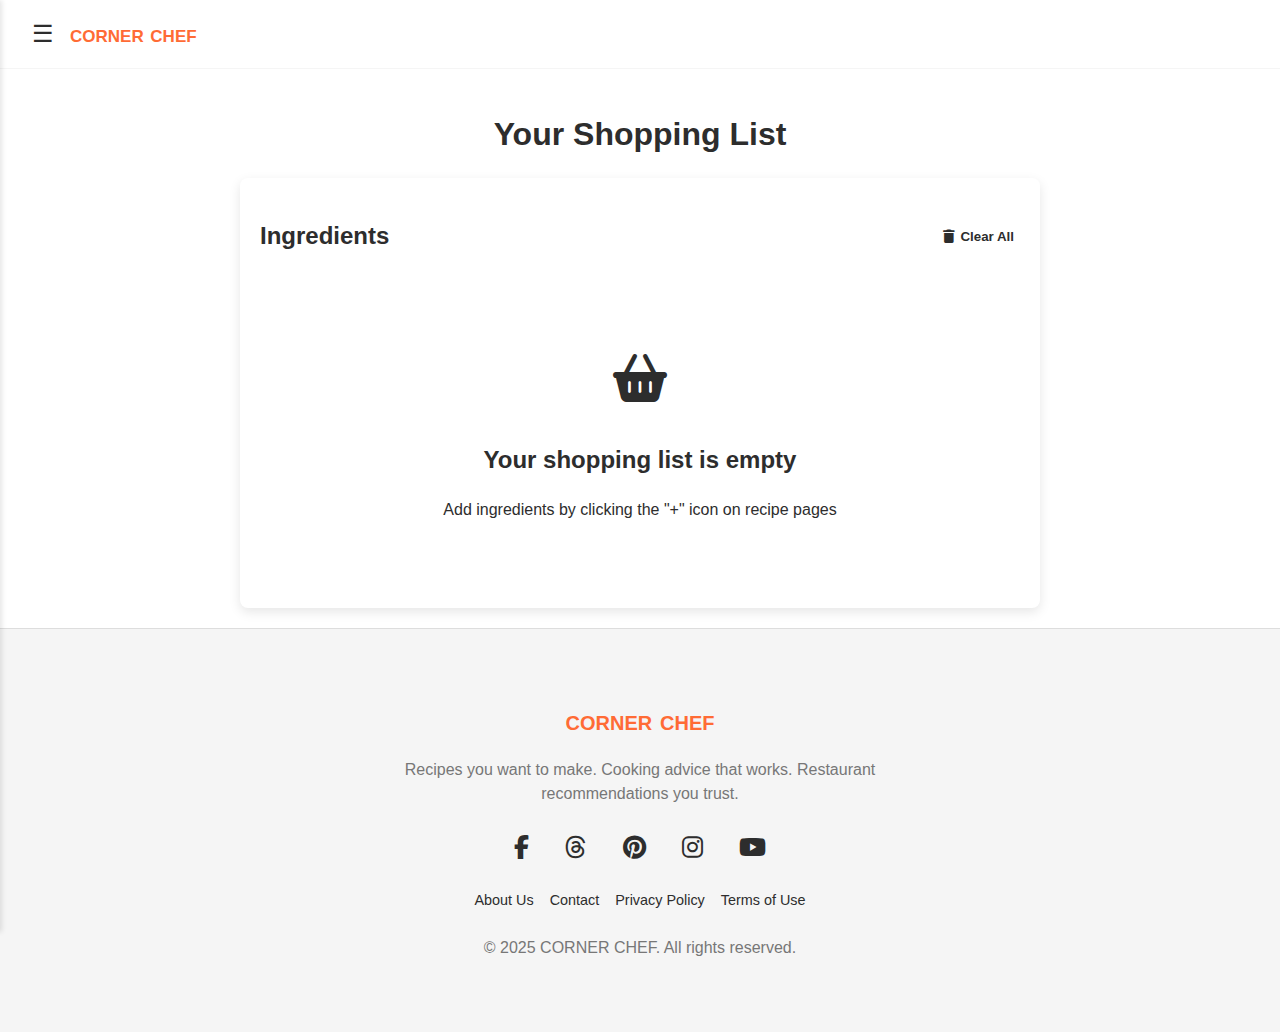
<file: shopping-list.html>
<!DOCTYPE html>
<html lang="en">
<head>
    <meta charset="UTF-8">
    <meta name="viewport" content="width=device-width, initial-scale=1.0">
    <title>Shopping List | corner chef</title>
    <link href="https://fonts.googleapis.com/css2?family=Inter:wght@300;400;500;600;700;800;900&display=swap" rel="stylesheet">
    <link href="https://cdnjs.cloudflare.com/ajax/libs/font-awesome/6.5.1/css/all.min.css" rel="stylesheet">
    <link href="css/style.css" rel="stylesheet">
    <style>
        .shopping-list-container {
            max-width: 800px;
            margin: 0 auto;
            padding: 20px;
        }
        
        .page-title {
            font-size: 2rem;
            font-weight: 800;
            color: var(--clr-black);
            margin-bottom: 20px;
            text-align: center;
        }
        
        .shopping-list {
            background: white;
            border-radius: 8px;
            padding: 20px;
            box-shadow: 0 4px 12px rgba(0,0,0,0.1);
        }
        
        .list-header {
            display: flex;
            justify-content: space-between;
            align-items: center;
            margin-bottom: 20px;
            padding-bottom: 10px;
            border-bottom: 1px solid var(--clr-gray-light);
        }
        
        .clear-btn {
            background: none;
            border: none;
            color: var(--clr-orange);
            font-weight: 600;
            cursor: pointer;
            display: flex;
            align-items: center;
            gap: 5px;
        }
        
        .list-items {
            list-style: none;
        }
        
        .list-item {
            padding: 12px 0;
            border-bottom: 1px solid var(--clr-gray-light);
            display: flex;
            align-items: center;
        }
        
        .list-item:last-child {
            border-bottom: none;
        }
        
        .item-checkbox {
            margin-right: 15px;
        }
        
        .item-details {
            flex: 1;
        }
        
        .item-name {
            font-weight: 600;
        }
        
        .item-meta {
            font-size: 0.9rem;
            color: var(--clr-gray-med);
            margin-top: 3px;
        }
        
        .item-recipe {
            font-size: 0.8rem;
            color: var(--clr-gray-med);
            font-style: italic;
        }
        
        .item-remove {
            color: var(--clr-gray-med);
            cursor: pointer;
            margin-left: 15px;
        }
        
        .empty-state {
            text-align: center;
            padding: 50px 20px;
            color: var(--clr-gray-med);
        }
        
        .empty-state i {
            font-size: 3rem;
            margin-bottom: 20px;
            color: var(--clr-gray-light);
        }
        
        .checked {
            text-decoration: line-through;
            color: var(--clr-gray-med);
        }
    </style>
</head>
<body>
    <div id="header"></div>
    
    <div class="shopping-list-container">
        <h1 class="page-title">Your Shopping List</h1>
        
        <div class="shopping-list">
            <div class="list-header">
                <h2>Ingredients</h2>
                <button class="clear-btn" id="clearList">
                    <i class="fas fa-trash"></i> Clear All
                </button>
            </div>
            
            <ul class="list-items" id="shoppingListItems">
                <!-- Items will be loaded here dynamically -->
            </ul>
            
            <div id="emptyState" class="empty-state" style="display: none;">
                <i class="fas fa-shopping-basket"></i>
                <h2>Your shopping list is empty</h2>
                <p>Add ingredients by clicking the "+" icon on recipe pages</p>
            </div>
        </div>
    </div>
    
    <div id="footer"></div>
    
    <script src="js/main.js"></script>
    <script>
        document.addEventListener('DOMContentLoaded', function() {
            const shoppingList = JSON.parse(localStorage.getItem('shoppingList')) || [];
            const container = document.getElementById('shoppingListItems');
            const emptyState = document.getElementById('emptyState');
            const clearBtn = document.getElementById('clearList');
            
            function renderList() {
                if (shoppingList.length === 0) {
                    emptyState.style.display = 'block';
                    container.style.display = 'none';
                } else {
                    emptyState.style.display = 'none';
                    container.style.display = 'block';
                    
                    container.innerHTML = shoppingList.map((item, index) => `
                        <li class="list-item">
                            <input type="checkbox" class="item-checkbox" ${item.checked ? 'checked' : ''} data-index="${index}">
                            <div class="item-details ${item.checked ? 'checked' : ''}">
                                <div class="item-name">${item.ingredient}</div>
                                <div class="item-meta">${item.amount} ${item.unit}</div>
                                <div class="item-recipe">For ${item.recipe}</div>
                            </div>
                            <i class="fas fa-times item-remove" data-index="${index}"></i>
                        </li>
                    `).join('');
                    
                    // Add event listeners to checkboxes
                    document.querySelectorAll('.item-checkbox').forEach(checkbox => {
                        checkbox.addEventListener('change', function() {
                            const index = parseInt(this.getAttribute('data-index'));
                            shoppingList[index].checked = this.checked;
                            localStorage.setItem('shoppingList', JSON.stringify(shoppingList));
                            renderList();
                        });
                    });
                    
                    // Add event listeners to remove buttons
                    document.querySelectorAll('.item-remove').forEach(button => {
                        button.addEventListener('click', function() {
                            const index = parseInt(this.getAttribute('data-index'));
                            shoppingList.splice(index, 1);
                            localStorage.setItem('shoppingList', JSON.stringify(shoppingList));
                            renderList();
                        });
                    });
                }
            }
            
            clearBtn.addEventListener('click', function() {
                if (confirm('Are you sure you want to clear your entire shopping list?')) {
                    localStorage.removeItem('shoppingList');
                    location.reload();
                }
            });
            
            renderList();
        });
    </script>
</body>
</html>
</file>
<file: css/style.css>
:root {
    --primary: #FF6B35;
    --secondary: #FFD100;
    --dark: #2D2D2D;
    --light: #FFFFFF;
    --gray: #777777;
    --light-gray: #F5F5F5;
    --accent: #4A4A4A;
    --border: #E0E0E0;
}

/* General Styles */
body {
    font-family: 'Open Sans', sans-serif;
    margin: 0;
    color: var(--dark);
    background: var(--light);
    line-height: 1.5;
}

/* Header and Navigation */
header {
    background-color: var(--light);
    padding: 1rem 2rem;
    border-bottom: 1px solid var(--light-gray);
    display: flex;
    align-items: center;
    position: relative;
}

.logo {
    font-size: 1.5rem;
    font-weight: 700;
    color: var(--primary);
    margin-right: auto;
    font-variant: small-caps;
    text-transform: lowercase;
}

.nav-icon {
    font-size: 1.5rem;
    cursor: pointer;
    color: var(--dark);
    margin-right: 1rem;
}

.nav-menu {
    position: fixed;
    top: 0;
    left: 0;
    width: 80%;
    max-width: 300px;
    height: 100%;
    background-color: var(--light);
    padding: 1rem;
    box-shadow: 2px 0 5px rgba(0, 0, 0, 0.1);
    transform: translateX(-100%);
    transition: transform 0.3s ease;
    z-index: 1000;
    overflow-y: auto;
}

.nav-menu.active {
    transform: translateX(0);
}

.nav-overlay {
    position: fixed;
    top: 0;
    left: 0;
    width: 100%;
    height: 100%;
    background-color: rgba(0, 0, 0, 0.5);
    display: none;
    z-index: 999;
}

.nav-overlay.active {
    display: block;
}

/* Search Bar */
.search-bar {
    position: relative;
    margin-bottom: 1.5rem;
}

.search-bar input {
    width: 100%;
    padding: 0.75rem 1rem 0.75rem 2.5rem;
    border: 1px solid var(--light-gray);
    border-radius: 0.5rem;
    font-size: 1rem;
}

.search-icon {
    position: absolute;
    left: 1rem;
    top: 50%;
    transform: translateY(-50%);
    color: var(--gray);
}

/* Navigation Items */
.nav-menu ul {
    list-style: none;
    padding: 0;
    margin: 0;
}

.nav-menu > ul > li {
    margin: 0.75rem 0;
    position: relative;
}

.nav-menu a {
    color: var(--dark);
    text-decoration: none;
    font-size: 1rem;
    font-weight: 600;
    display: flex;
    justify-content: space-between;
    align-items: center;
    padding: 0.75rem;
    border-radius: 0.25rem;
    transition: all 0.2s;
}

.nav-menu a:hover {
    background-color: var(--light-gray);
    color: var(--primary);
}

/* Submenu Indicators */
.has-submenu > a::after {
    content: "↓";
    font-size: 0.9rem;
    margin-left: 0.5rem;
    transition: transform 0.3s ease;
}

.has-submenu.active > a::after {
    transform: rotate(180deg);
}

.submenu {
    max-height: 0;
    overflow: hidden;
    transition: max-height 0.3s ease;
    padding-left: 1rem;
}

.submenu.active {
    max-height: 1000px;
}

.submenu li {
    margin: 0.5rem 0;
}

.submenu a {
    font-weight: 500;
    padding: 0.5rem 0.75rem;
    font-size: 0.95rem;
}

.submenu .submenu a {
    font-size: 0.9rem;
    padding-left: 1.25rem;
}

.separator {
    border-top: 1px solid var(--light-gray);
    margin: 1.5rem 0;
}

.user-options {
    margin-top: 1rem;
}

.user-options a {
    display: block;
    margin: 0.75rem 0;
    padding: 0.75rem;
    text-decoration: none;
    color: var(--dark);
    font-weight: 600;
    font-size: 1rem;
    border-radius: 0.25rem;
    transition: all 0.2s;
}

.user-options a:hover {
    background-color: var(--light-gray);
    color: var(--primary);
}

/* Footer Styles */
.footer {
    background: var(--light-gray);
    padding: 3rem 1rem;
    text-align: center;
    border-top: 1px solid #ddd;
}

.footer h2 {
    font-size: 1.75rem;
    color: var(--primary);
    margin-bottom: 1rem;
    font-variant: small-caps;
    text-transform: lowercase;
}

.footer p {
    color: var(--gray);
    max-width: 600px;
    margin: 0 auto 1.5rem;
    font-size: 1rem;
}

.social-media {
    margin: 1.5rem 0;
}

.social-media a {
    color: var(--dark);
    margin: 0 1rem;
    font-size: 1.5rem;
    transition: color 0.2s;
}

.social-media a:hover {
    color: var(--primary);
}

.links {
    margin-bottom: 1.5rem;
    display: flex;
    flex-wrap: wrap;
    justify-content: center;
    gap: 0.5rem 1rem;
}

.links a {
    color: var(--dark);
    text-decoration: none;
    font-size: 0.9rem;
    transition: color 0.2s;
}

.links a:hover {
    color: var(--primary);
    text-decoration: underline;
}

.legal {
    color: var(--gray);
    font-size: 0.8rem;
    margin-top: 1.5rem;
}

/* Responsive */
@media (max-width: 768px) {
    .nav-menu {
        width: 90%;
    }
    
    .footer {
        padding: 2rem 1rem;
    }
}

/* Main Content Styles */
main {
    padding: 2rem;
    min-height: 60vh;
}
</file>
